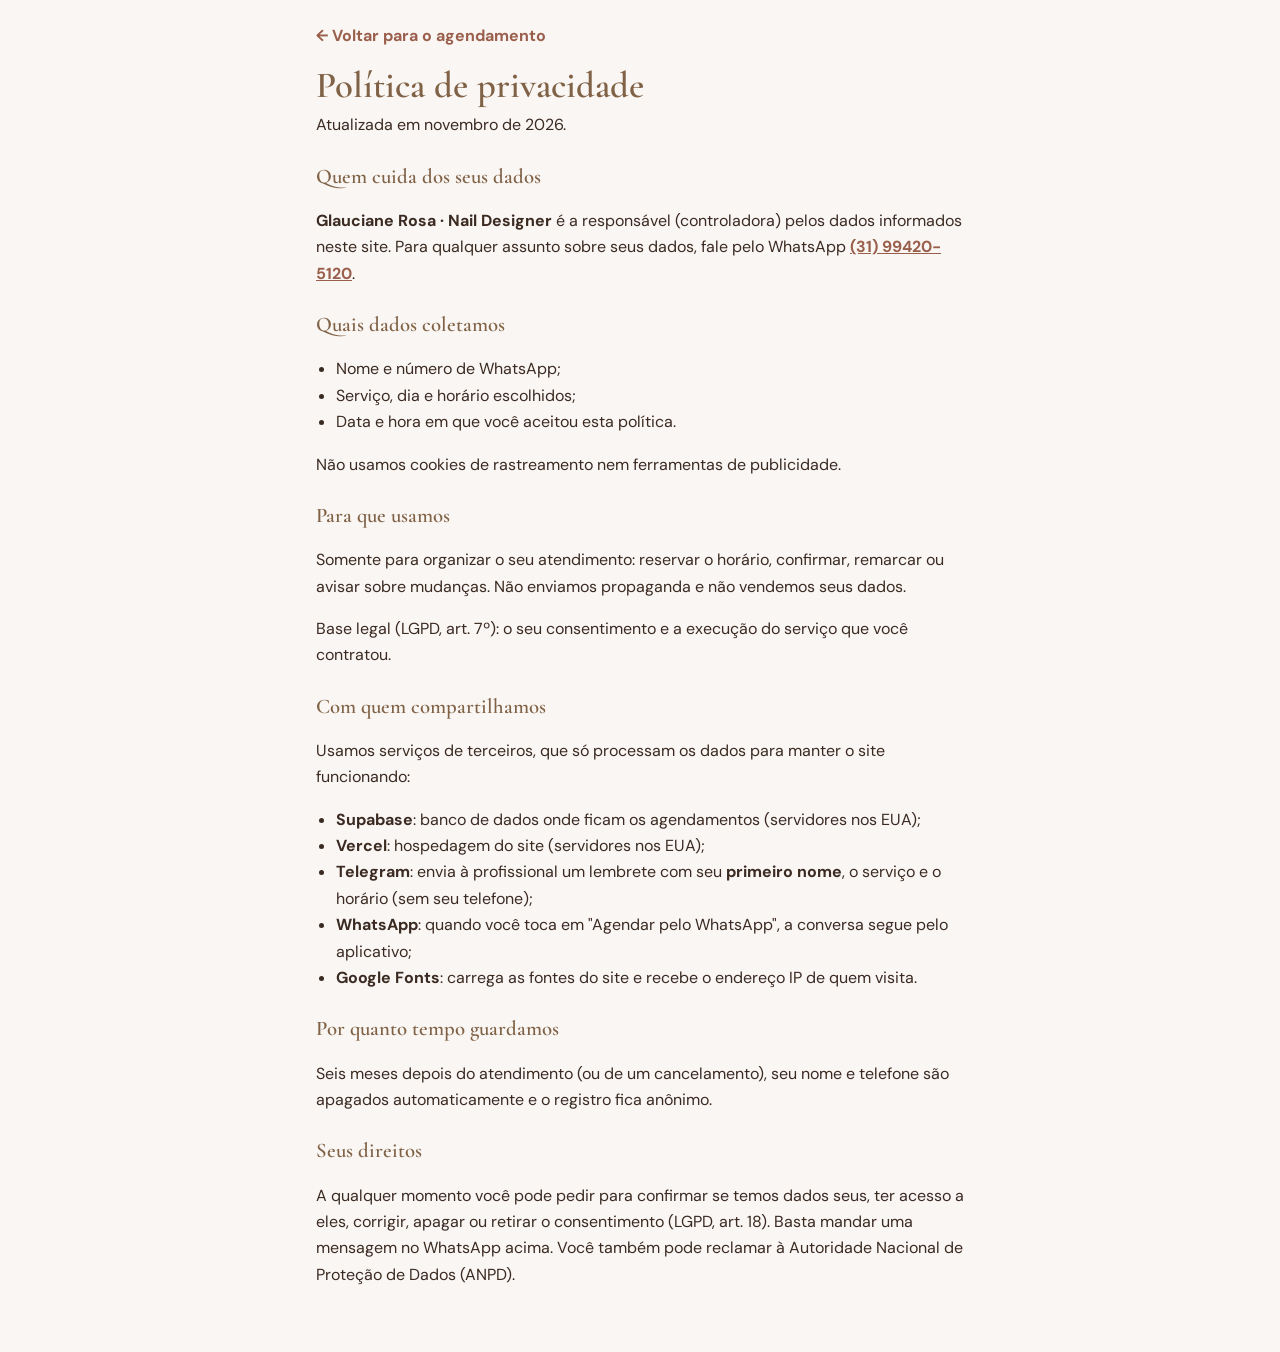
<file: privacidade.html>
<!doctype html>
<html lang="pt-BR">
<head>
  <meta charset="utf-8">
  <meta name="viewport" content="width=device-width,initial-scale=1">
  <title>Política de privacidade · Glauciane Rosa</title>
  <meta name="theme-color" content="#EEEBE6">
  <link rel="icon" href="img/icone.png" type="image/png">
  <link rel="preconnect" href="https://fonts.googleapis.com">
  <link rel="preconnect" href="https://fonts.gstatic.com" crossorigin>
  <link href="https://fonts.googleapis.com/css2?family=Cormorant+Garamond:wght@600;700&family=DM+Sans:wght@400;700&display=swap" rel="stylesheet">
  <link rel="stylesheet" href="style.css">
</head>
<body>
  <main class="plain legal-page">
    <a class="back" href="/">← Voltar para o agendamento</a>
    <h1>Política de privacidade</h1>
    <p class="sub">Atualizada em novembro de 2026.</p>

    <h3>Quem cuida dos seus dados</h3>
    <p><b>Glauciane Rosa · Nail Designer</b> é a responsável (controladora) pelos dados informados neste site. Para qualquer assunto sobre seus dados, fale pelo WhatsApp <a href="https://wa.me/5531994205120" target="_blank" rel="noopener">(31) 99420-5120</a>.</p>

    <h3>Quais dados coletamos</h3>
    <ul>
      <li>Nome e número de WhatsApp;</li>
      <li>Serviço, dia e horário escolhidos;</li>
      <li>Data e hora em que você aceitou esta política.</li>
    </ul>
    <p>Não usamos cookies de rastreamento nem ferramentas de publicidade.</p>

    <h3>Para que usamos</h3>
    <p>Somente para organizar o seu atendimento: reservar o horário, confirmar, remarcar ou avisar sobre mudanças. Não enviamos propaganda e não vendemos seus dados.</p>
    <p>Base legal (LGPD, art. 7º): o seu consentimento e a execução do serviço que você contratou.</p>

    <h3>Com quem compartilhamos</h3>
    <p>Usamos serviços de terceiros, que só processam os dados para manter o site funcionando:</p>
    <ul>
      <li><b>Supabase</b>: banco de dados onde ficam os agendamentos (servidores nos EUA);</li>
      <li><b>Vercel</b>: hospedagem do site (servidores nos EUA);</li>
      <li><b>Telegram</b>: envia à profissional um lembrete com seu <b>primeiro nome</b>, o serviço e o horário (sem seu telefone);</li>
      <li><b>WhatsApp</b>: quando você toca em "Agendar pelo WhatsApp", a conversa segue pelo aplicativo;</li>
      <li><b>Google Fonts</b>: carrega as fontes do site e recebe o endereço IP de quem visita.</li>
    </ul>

    <h3>Por quanto tempo guardamos</h3>
    <p>Seis meses depois do atendimento (ou de um cancelamento), seu nome e telefone são apagados automaticamente e o registro fica anônimo.</p>

    <h3>Seus direitos</h3>
    <p>A qualquer momento você pode pedir para confirmar se temos dados seus, ter acesso a eles, corrigir, apagar ou retirar o consentimento (LGPD, art. 18). Basta mandar uma mensagem no WhatsApp acima. Você também pode reclamar à Autoridade Nacional de Proteção de Dados (ANPD).</p>
  </main>

</body>
</html>
</file>
<file: style.css>
/* Paleta da marca Glauciane Rosa: bronze da logo + rosé */
:root {
  --bg: #FAF6F3;
  --logo-bg: #EEEBE6;   /* mesmo fundo da imagem da logo */
  --ink: #3A2A22;
  --muted: #8A7566;
  --plum: #806247;      /* bronze da logo (cor principal) */
  --plum-soft: #F1E9E2;
  --rose: #9A5F4C;      /* rosé escuro dos botões */
  --rose-dark: #7F4C3C;
  --rose-soft: #F8ECE6;
  --line: #E8DDD5;
  --card: #fff;
  --ok: #2F7D5B;
  --ok-soft: #E6F4EC;
  --warn: #8A5A00;
  --warn-soft: #FFF4D6;
  --radius: 14px;
  --shadow: 0 1px 2px rgba(58, 42, 34, .04), 0 6px 20px rgba(58, 42, 34, .07);
}

* { box-sizing: border-box; -webkit-tap-highlight-color: transparent; }
[hidden] { display: none !important; }

body {
  margin: 0;
  background: var(--bg);
  color: var(--ink);
  font: 16px/1.5 "DM Sans", system-ui, sans-serif;
  -webkit-font-smoothing: antialiased;
}

/* ---------- Layout ---------- */
.hero {
  background: var(--logo-bg);
  color: var(--ink);
  padding: 20px 20px 64px;
  text-align: center;
  border-bottom: 1px solid var(--line);
}
.hero-brand { display: block; width: min(340px, 86vw); height: auto; margin: 0 auto 6px; }
.hero h1 { font-size: 1.9rem; }
.hero .sub { color: var(--muted); max-width: 400px; margin: 6px auto 0; }

.brand {
  display: inline-flex;
  align-items: center;
  gap: 8px;
  font-weight: 700;
  letter-spacing: .08em;
  text-transform: uppercase;
  font-size: .78rem;
  margin-bottom: 18px;
  color: inherit;
  text-decoration: none;
}
.hero .brand { display: block; letter-spacing: .14em; opacity: .9; }

/* Ícone redondo (monograma GR) */
.logo { display: block; border-radius: 50%; object-fit: cover; background: var(--logo-bg); }
.brand .logo { width: 34px; height: 34px; border: 2px solid rgba(255, 255, 255, .5); }
.login-logo { width: 64px; height: 64px; margin: 0 auto 14px; }
.login h1, .login .sub { text-align: center; }
.login h1 { font-size: 1.8rem; }

main {
  max-width: 560px;
  margin: -40px auto 0;
  padding: 0 16px 48px;
}
main.plain { margin-top: 0; padding-top: 24px; }

footer {
  text-align: center;
  color: var(--muted);
  font-size: .82rem;
  padding: 0 16px 32px;
}
.admin-link {
  display: table;
  margin: 12px auto 0;
  padding: 8px 14px;
  color: var(--plum);
  font-weight: 700;
  text-decoration: none;
  border: 1.5px solid var(--line);
  border-radius: 999px;
}
.admin-link::before { content: "🔒 "; }

/* ---------- Tipografia ---------- */
h1, h2, h3 {
  font-family: "Cormorant Garamond", Georgia, serif;
  font-weight: 600;
  color: var(--plum);
  margin: 0 0 6px;
}
h1 { font-size: 2.3rem; line-height: 1.1; }
h2 { font-size: 1.55rem; display: flex; align-items: center; gap: 10px; margin-bottom: 12px; }
h3 { font-size: 1.3rem; margin: 22px 0 8px; }
p.sub { margin: 0 0 8px; color: var(--muted); }

/* ---------- Passos ---------- */
.step {
  background: var(--card);
  border-radius: var(--radius);
  box-shadow: var(--shadow);
  padding: 20px 18px;
  margin-bottom: 14px;
}
.num {
  display: grid;
  place-items: center;
  width: 28px;
  height: 28px;
  border-radius: 50%;
  background: var(--plum-soft);
  color: var(--plum);
  font: 700 .85rem "DM Sans", sans-serif;
  flex: none;
}
.step.done .num { background: var(--rose); color: #fff; }

/* ---------- Serviços ---------- */
.opt {
  position: relative;
  display: flex;
  align-items: center;
  justify-content: space-between;
  gap: 12px;
  padding: 14px 16px;
  border: 1.5px solid var(--line);
  border-radius: 12px;
  margin: 8px 0;
  cursor: pointer;
  transition: border-color .15s, background .15s;
}
.opt:has(input:checked) { border-color: var(--rose); background: var(--rose-soft); }
.opt input { position: absolute; opacity: 0; pointer-events: none; }
.opt .name { font-weight: 700; display: block; }
.opt .dur { color: var(--muted); font-size: .85rem; }
.price { font-weight: 700; color: var(--plum); white-space: nowrap; }

/* ---------- Dias ---------- */
.days {
  display: flex;
  gap: 8px;
  overflow-x: auto;
  padding: 4px 2px 10px;
  scroll-snap-type: x proximity;
  scrollbar-width: thin;
}
.day {
  flex: none;
  width: 64px;
  padding: 10px 0;
  border: 1.5px solid var(--line);
  border-radius: 12px;
  background: #fff;
  color: var(--ink);
  font: inherit;
  text-align: center;
  cursor: pointer;
  scroll-snap-align: start;
  transition: border-color .15s, background .15s;
}
.day small { display: block; font-size: .72rem; text-transform: uppercase; letter-spacing: .05em; color: var(--muted); }
.day strong { display: block; font-size: 1.35rem; line-height: 1.2; }
.day[aria-pressed=true] { background: var(--plum); border-color: var(--plum); color: #fff; }
.day[aria-pressed=true] small { color: rgba(255, 255, 255, .8); }

/* ---------- Horários ---------- */
.slots { display: grid; grid-template-columns: repeat(auto-fill, minmax(84px, 1fr)); gap: 8px; }
.slot {
  padding: 11px 0;
  border: 1.5px solid var(--plum);
  border-radius: 999px;
  background: none;
  color: var(--plum);
  font: 700 .95rem "DM Sans", sans-serif;
  cursor: pointer;
  transition: background .15s, color .15s;
}
.slot[aria-pressed=true] { background: var(--plum); color: #fff; }
.hint { color: var(--muted); font-size: .92rem; margin: 0; }

.loading::after {
  content: "";
  display: inline-block;
  width: 14px;
  height: 14px;
  margin-left: 8px;
  vertical-align: -2px;
  border: 2px solid var(--line);
  border-top-color: var(--rose);
  border-radius: 50%;
  animation: spin .7s linear infinite;
}
@keyframes spin { to { transform: rotate(360deg); } }

/* ---------- Formulários ---------- */
label.field { display: block; font-size: .85rem; font-weight: 700; color: var(--muted); margin-top: 10px; }
input[type=date], input[type=text], input[type=tel], input[type=email],
input[type=password], input[type=time], input[type=number] {
  width: 100%;
  padding: 13px 14px;
  border: 1.5px solid var(--line);
  border-radius: 10px;
  font: inherit;
  color: var(--ink);
  background: #fff;
  margin: 6px 0;
  transition: border-color .15s;
}
input:focus { border-color: var(--plum); outline: none; }
.opt:has(input:focus-visible), button:focus-visible, input:focus-visible, a:focus-visible {
  outline: 3px solid var(--rose);
  outline-offset: 2px;
}

.legal { display: flex; gap: 10px; align-items: flex-start; font-size: .84rem; color: var(--muted); margin-top: 14px; cursor: pointer; }
.legal input { margin-top: 3px; width: 18px; height: 18px; accent-color: var(--rose); flex: none; }

/* ---------- Resumo ---------- */
.summary {
  border: 1.5px dashed var(--rose);
  background: var(--rose-soft);
  border-radius: var(--radius);
  padding: 14px 16px;
  margin-bottom: 14px;
}
.summary b { color: var(--plum); }
.summary .total { display: flex; justify-content: space-between; margin-top: 6px; font-weight: 700; }

/* ---------- Botões ---------- */
.btn {
  display: inline-flex;
  align-items: center;
  justify-content: center;
  gap: 10px;
  width: 100%;
  padding: 16px;
  border: 0;
  border-radius: 12px;
  background: var(--rose);
  color: #fff;
  font: 700 1rem "DM Sans", sans-serif;
  cursor: pointer;
  text-decoration: none;
  transition: background .15s, transform .1s, opacity .15s;
}
.btn:hover:not(:disabled) { background: var(--rose-dark); }
.btn:active:not(:disabled) { transform: scale(.98); }
.btn:disabled { opacity: .45; cursor: not-allowed; }
.btn svg { width: 20px; height: 20px; flex: none; }
.btn.wa { background: #1FA855; }
.btn.wa:hover:not(:disabled) { background: #178C46; }

.sm { width: auto; padding: 8px 12px; font-size: .85rem; border-radius: 9px; }
.ghost { background: none; color: var(--plum); border: 1.5px solid var(--line); }
.ghost:hover:not(:disabled) { background: var(--plum-soft); }
.danger { color: #A3243B; }

/* ---------- Mensagens ---------- */
.msg { padding: 12px 14px; border-radius: 10px; margin: 0 0 14px; background: var(--warn-soft); color: var(--warn); display: none; }
.msg.on { display: block; }

/* ---------- Painel ---------- */
.topbar {
  background: var(--plum);
  color: #fff;
  padding: 14px 20px;
}
.topbar .inner { max-width: 760px; margin: 0 auto; display: flex; align-items: center; justify-content: space-between; gap: 12px; }
.topbar .brand { margin: 0; }
.topbar .ghost { color: #fff; border-color: rgba(255, 255, 255, .35); }
.topbar .ghost:hover { background: rgba(255, 255, 255, .12); }

.admin main { max-width: 760px; margin-top: 0; padding-top: 20px; }

.login {
  max-width: 380px;
  margin: 8vh auto 0;
  background: var(--card);
  border-radius: var(--radius);
  box-shadow: var(--shadow);
  padding: 28px 24px;
}
.login .btn { margin-top: 12px; }

.tabs {
  display: flex;
  gap: 4px;
  padding: 4px;
  background: var(--plum-soft);
  border-radius: 12px;
  margin-bottom: 18px;
}
.tabs button {
  flex: 1;
  padding: 10px;
  border: 0;
  border-radius: 9px;
  background: none;
  color: var(--plum);
  font: 700 .9rem "DM Sans", sans-serif;
  cursor: pointer;
}
.tabs button[aria-selected=true] { background: #fff; box-shadow: var(--shadow); }

.card {
  background: var(--card);
  border-radius: 12px;
  box-shadow: var(--shadow);
  padding: 14px 16px;
  margin: 10px 0;
}
.booking { display: grid; grid-template-columns: 64px 1fr; gap: 4px 14px; }
.booking .time { font: 700 1.25rem "DM Sans", sans-serif; color: var(--plum); }
.booking .who { font-weight: 700; }
.booking .meta { color: var(--muted); font-size: .9rem; }
.booking .meta a { color: var(--ok); font-weight: 700; text-decoration: none; }
.booking .actions { grid-column: 1 / -1; display: flex; flex-wrap: wrap; gap: 6px; margin-top: 8px; }

.badge {
  display: inline-block;
  padding: 2px 9px;
  border-radius: 999px;
  font-size: .74rem;
  font-weight: 700;
  text-transform: uppercase;
  letter-spacing: .04em;
  margin-left: 6px;
  vertical-align: 2px;
}
.badge.pendente { background: var(--warn-soft); color: var(--warn); }
.badge.confirmado { background: var(--ok-soft); color: var(--ok); }

.chips { display: flex; flex-wrap: wrap; gap: 6px; margin: 8px 0; }
.row { display: flex; gap: 8px; align-items: center; flex-wrap: wrap; }
.row input { flex: 1; min-width: 120px; }
.svc-row { display: grid; grid-template-columns: 1fr 110px 90px; gap: 8px; align-items: end; }
.svc-row .field { margin: 0; }
.svc-row.off { opacity: .55; }
.empty { text-align: center; color: var(--muted); padding: 32px 16px; }

@media (max-width: 520px) {
  h1 { font-size: 2rem; }
  .svc-row { grid-template-columns: 1fr 1fr; }
  .svc-row .field:first-child { grid-column: 1 / -1; }
}

/* ---------- Celular ---------- */
/* Botão de agendar sempre visível no rodapé da tela */
.cta {
  position: sticky;
  bottom: 0;
  padding: 12px 0 calc(12px + env(safe-area-inset-bottom));
  background: linear-gradient(to bottom, rgba(247, 242, 246, 0), var(--bg) 35%);
  z-index: 5;
}
.step { scroll-margin-top: 12px; }

/* Efeitos de "passar o mouse" só onde existe mouse */
@media (hover: hover) {
  .opt:hover, .day:not([aria-pressed=true]):hover { border-color: #CDB6CB; }
  .slot:not([aria-pressed=true]):hover { background: var(--plum-soft); }
}

@media (max-width: 520px) {
  .hero { padding: 28px 18px 56px; }
  .hero .sub { font-size: .95rem; }
  .step { padding: 18px 14px; }
}

/* ---------- Trabalhos e diferenciais ---------- */
.gallery { margin-top: 36px; text-align: center; }
.gallery h2 { justify-content: center; font-size: 1.6rem; }
.gallery .grid { display: grid; grid-template-columns: 1fr 1fr; gap: 10px; margin: 14px 0; }
.gallery img {
  width: 100%;
  height: auto;
  aspect-ratio: 1;
  object-fit: cover;
  border-radius: var(--radius);
  box-shadow: var(--shadow);
  display: block;
}
.perks { display: grid; grid-template-columns: 1fr 1fr; gap: 8px; margin: 18px 0; }
.perks span {
  background: var(--card);
  border: 1px solid var(--line);
  border-radius: 12px;
  padding: 10px 8px;
  font-size: .85rem;
  color: var(--plum);
  font-weight: 700;
}
.btn.insta { background: none; color: var(--rose); border: 1.5px solid var(--rose); }
.btn.insta:hover { background: var(--rose-soft); }

/* ---------- Avisos ---------- */
.guide { margin: 8px 0 0; padding-left: 20px; color: var(--muted); font-size: .92rem; }
.guide li { margin: 4px 0; }
.guide a { color: var(--rose); font-weight: 700; }
#lb .msg { margin: 12px 0 0; }

/* ---------- Política de privacidade ---------- */
.legal-page { max-width: 680px; }
.legal-page p, .legal-page li { color: var(--ink); line-height: 1.65; }
.legal-page ul { padding-left: 20px; }
.legal-page a, .legal a, footer a:not(.admin-link) { color: var(--rose); font-weight: 700; }
.back { display: inline-block; margin-bottom: 18px; text-decoration: none; }

/* ---------- Calendário do painel ---------- */
.tabs { overflow-x: auto; scrollbar-width: none; }
.tabs button { flex: 1 0 auto; padding: 10px 6px; font-size: .82rem; white-space: nowrap; }
.cal-nav { display: flex; align-items: center; gap: 8px; margin-bottom: 10px; }
.cal-nav b { flex: 1; text-align: center; font-family: "Cormorant Garamond", Georgia, serif; font-size: 1.35rem; color: var(--plum); }
.cal-nav .btn { min-width: 40px; }
.cal-grid { display: grid; grid-template-columns: repeat(7, 1fr); gap: 4px; background: var(--card); border-radius: var(--radius); box-shadow: var(--shadow); padding: 10px; }
.cal-dow { text-align: center; font-size: .72rem; font-weight: 700; color: var(--muted); padding: 2px 0 6px; }
.cal-day {
  aspect-ratio: 1; border: 1.5px solid transparent; border-radius: 10px; background: var(--bg);
  display: flex; flex-direction: column; align-items: center; justify-content: center; gap: 2px;
  font: inherit; color: var(--ink); cursor: pointer; padding: 0;
}
.cal-day .n { font-weight: 700; font-size: .92rem; }
.cal-day .dots { display: flex; gap: 3px; min-height: 16px; }
.cal-day .dots i, .cal-legend i { font-style: normal; font-size: .64rem; font-weight: 700; min-width: 16px; height: 16px; line-height: 16px; border-radius: 99px; text-align: center; color: #fff; padding: 0 4px; }
.cal-day .dots .open, .cal-legend .open { background: var(--rose); }
.cal-day .dots .done, .cal-legend .done { background: #B9A99F; }
.cal-day.today { border-color: var(--rose); }
.cal-day.sel { background: var(--plum); color: #fff; }
.cal-day.off { background: repeating-linear-gradient(135deg, var(--bg) 0 6px, var(--line) 6px 8px); }
.cal-day.sel.off { background: var(--plum); }
.cal-legend { font-size: .78rem; margin: 8px 2px 0; }
.cal-legend i { display: inline-block; min-width: 10px; height: 10px; padding: 0; vertical-align: -1px; }
.cal-legend .offk { display: inline-block; width: 12px; height: 12px; border-radius: 3px; vertical-align: -2px; background: repeating-linear-gradient(135deg, var(--bg) 0 3px, var(--line) 3px 5px); border: 1px solid var(--line); }
.booking.closed { opacity: .7; }
.badge.atendido { background: #EEE7E2; color: #6B5A50; }
.badge.cancelado, .badge.expirado { background: #F6E3E3; color: #A3243B; }

/* ---------- Calendário das clientes ---------- */
.client-cal .cal-grid { box-shadow: none; padding: 0; background: none; }
.client-cal .cal-day { font-weight: 700; font-size: .95rem; }
.client-cal .cal-day:disabled { background: none; color: #C8BAB2; cursor: default; font-weight: 400; }
.client-cal .cal-day[aria-pressed=true] { background: var(--plum); color: #fff; }
.cal-arrow {
  width: 40px; height: 40px; border-radius: 50%; border: 1.5px solid var(--line); background: #fff;
  color: var(--plum); font: 700 1.2rem "DM Sans", sans-serif; cursor: pointer;
}
.cal-arrow:disabled { opacity: .3; cursor: default; }
.day-toggle { display: flex; align-items: center; justify-content: space-between; gap: 10px; flex-wrap: wrap; }
.day-toggle .hint { margin: 0; }
</file>
